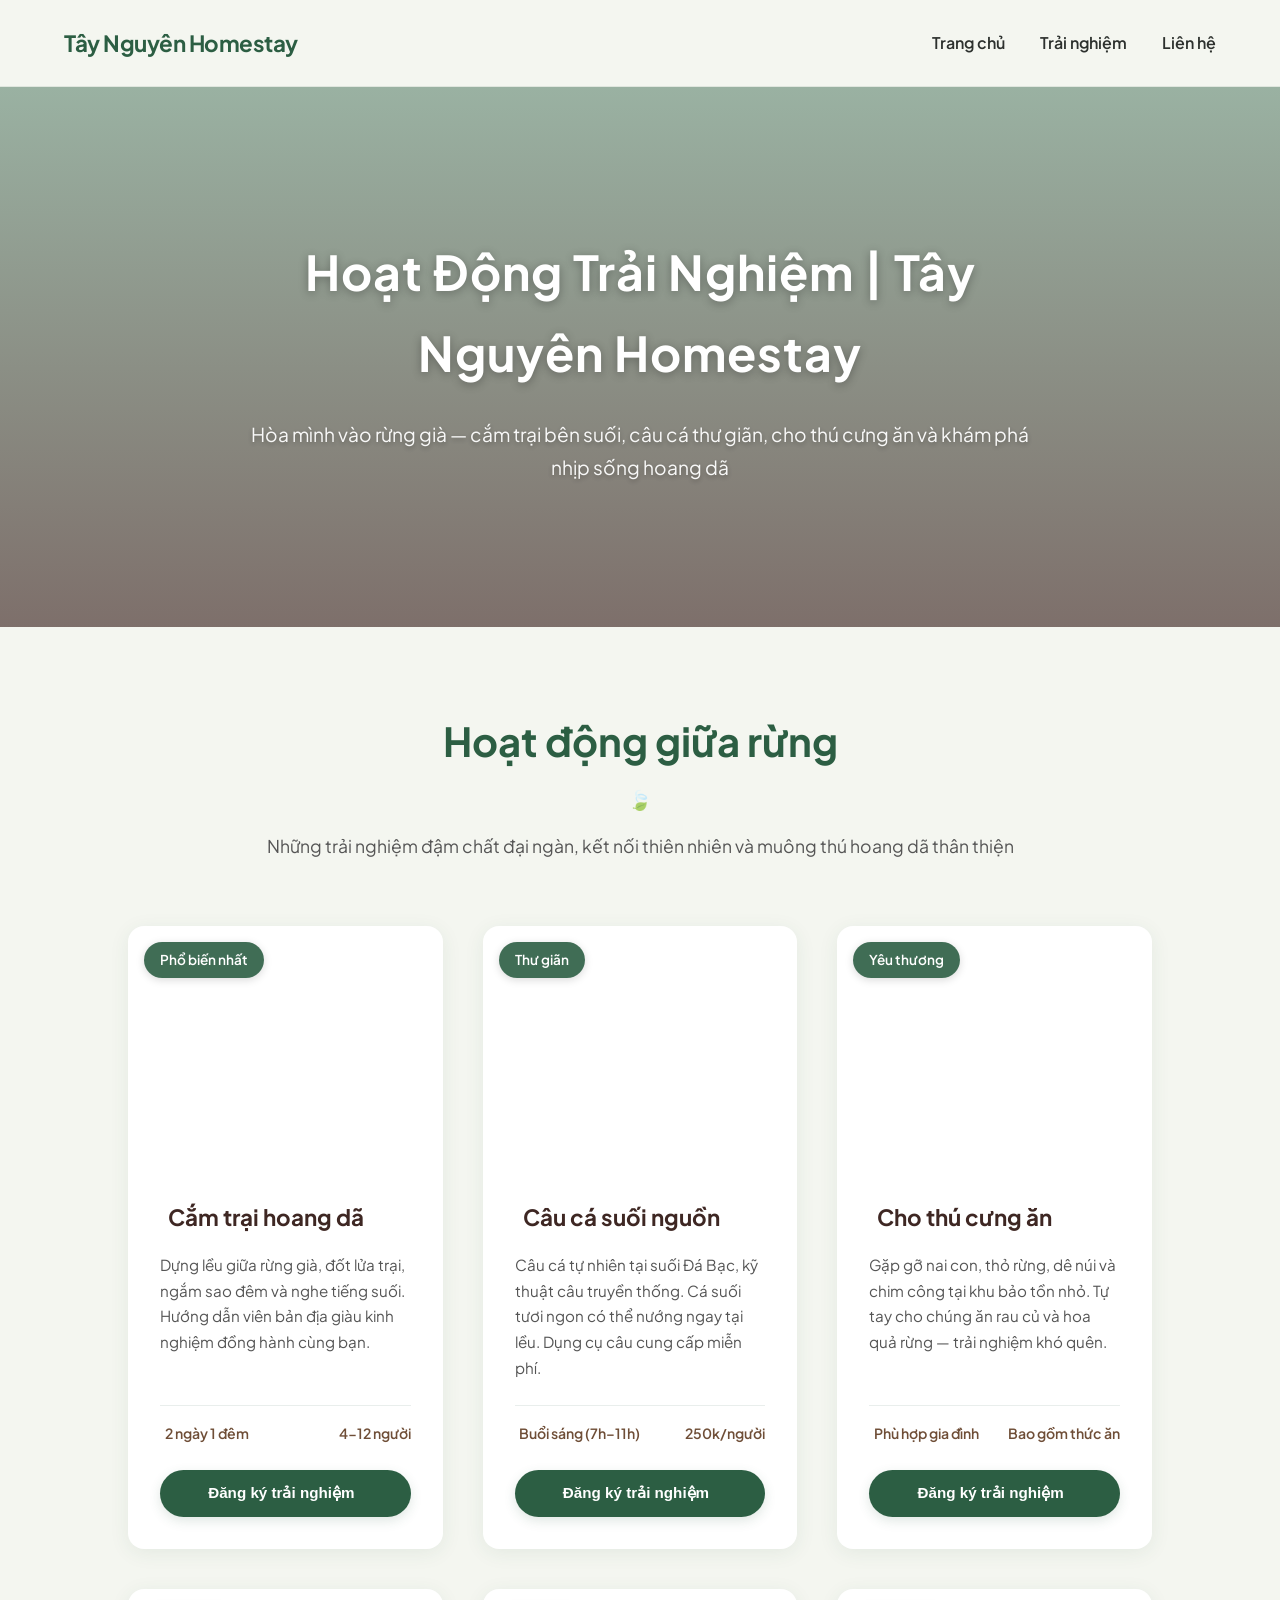
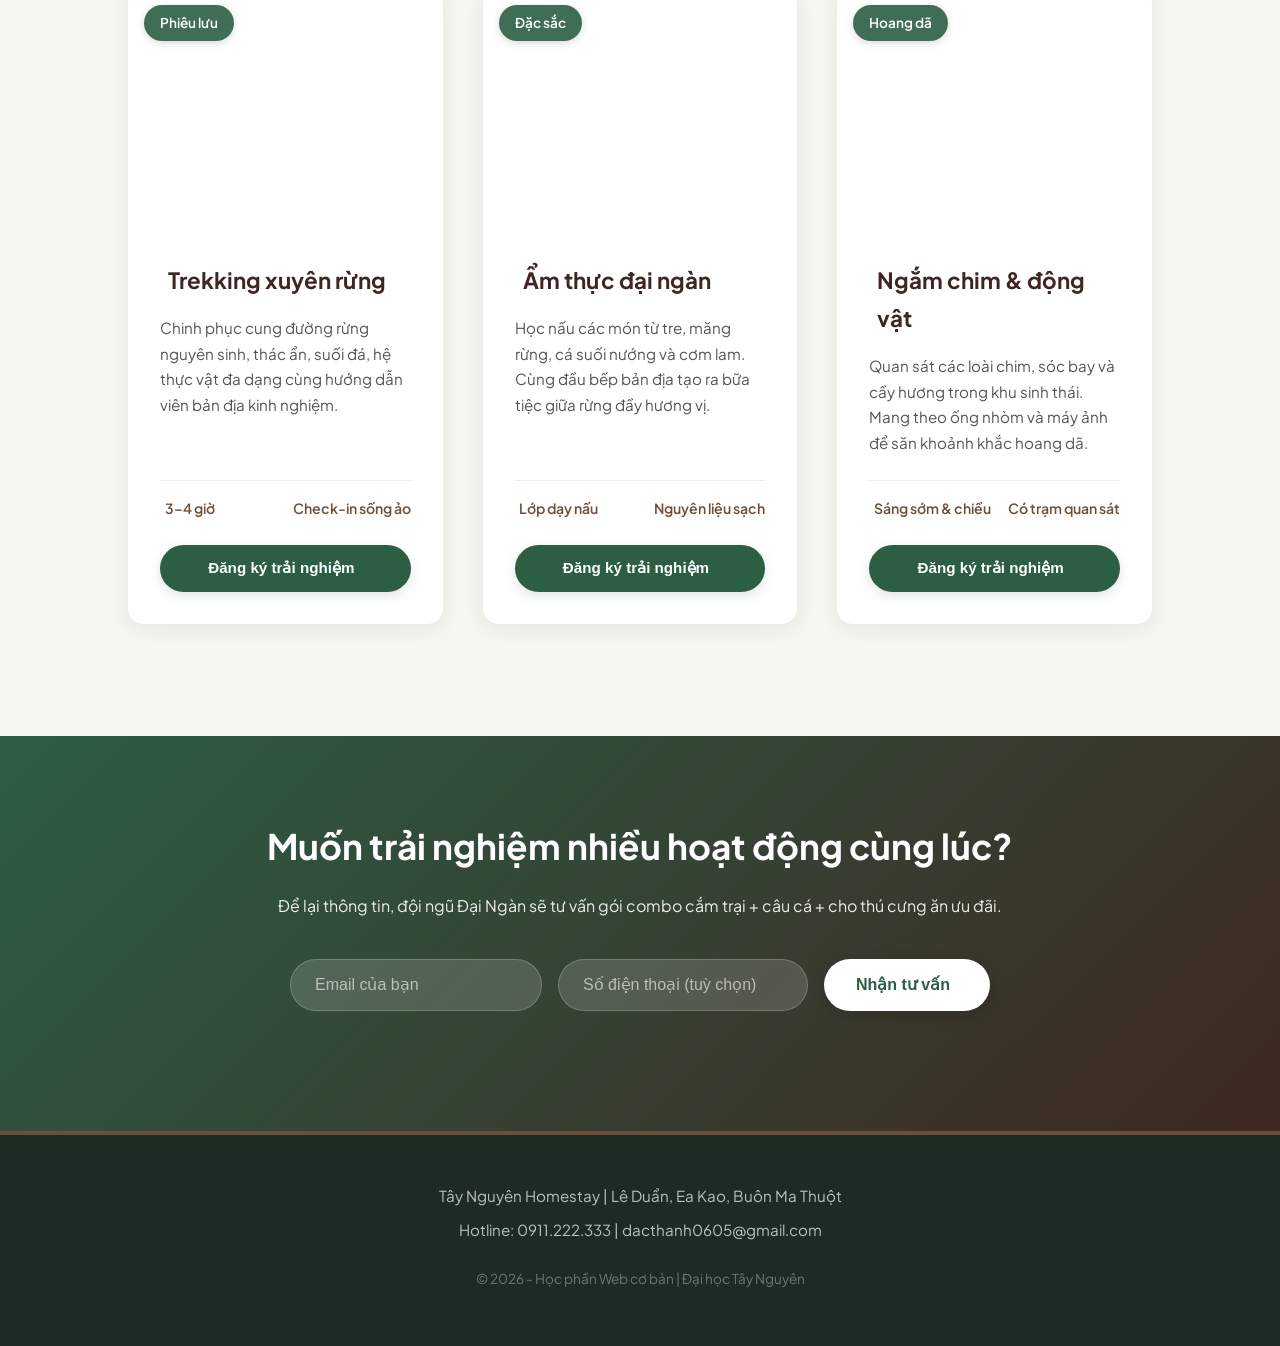
<file: act.html>
<!DOCTYPE html>
<html lang="vi">
<head>
  <meta charset="UTF-8">
  <meta name="viewport" content="width=device-width, initial-scale=1.0, user-scalable=yes">
  <title>Hoạt Động Trải Nghiệm | Tây Nguyên Homestay</title></head>
  <style>
    /* --- Google Fonts (Cảm giác tự nhiên, phóng khoáng) --- */
    @import url('https://fonts.googleapis.com/css2?family=Plus+Jakarta+Sans:wght@300;400;600;700&display=swap');
/* --- Biến màu sắc & Reset CSS --- */
:root {
  --primary-forest: #2C5E43;   /* Xanh lá đại ngàn */
  --primary-light: #4A7C59;    /* Xanh lá sáng nhạt */
  --earth-brown: #6F4E37;      /* Nâu vỏ cây/gỗ */
  --earth-dark: #3E2723;       /* Nâu đất đậm */
  --sand-bg: #F4F6F0;          /* Trắng kem/be dịu mát */
  --text-color: #2D312E;       /* Chữ xám đen tự nhiên */
  --white: #FFFFFF;
  --transition: all 0.3s cubic-bezier(0.25, 0.8, 0.25, 1);
  --shadow: 0 4px 20px rgba(44, 94, 67, 0.08);
}

* {
  margin: 0;
  padding: 0;
  box-sizing: border-box;
}

body {
  font-family: 'Plus Jakarta Sans', sans-serif;
  background-color: var(--sand-bg);
  color: var(--text-color);
  line-height: 1.7;
  overflow-x: hidden;
}

/* --- Thanh điều hướng (Navbar) --- */
.navbar {
  display: flex;
  justify-content: space-between;
  align-items: center;
  padding: 1.5rem 5%;
  background: rgba(244, 246, 240, 0.85);
  backdrop-filter: blur(10px);
  position: sticky;
  top: 0;
  z-index: 1000;
  border-bottom: 1px solid rgba(44, 94, 67, 0.1);
}

.navbar .logo {
  font-size: 1.4rem;
  font-weight: 700;
  color: var(--primary-forest);
  text-decoration: none;
  letter-spacing: -0.5px;
}

.nav-links a {
  text-decoration: none;
  color: var(--text-color);
  font-weight: 600;
  margin-left: 2rem;
  transition: var(--transition);
  position: relative;
}

.nav-links a:hover, .nav-links a:focus {
  color: var(--primary-forest);
}

.nav-links a::after {
  content: '';
  position: absolute;
  bottom: -4px;
  left: 0;
  width: 0;
  height: 2px;
  background-color: var(--earth-brown);
  transition: var(--transition);
}

.nav-links a:hover::after {
  width: 100%;
}

/* --- Khu vực Hero (Banner đại ngàn) --- */
.hero-forest {
  height: 60vh;
  min-height: 400px;
  background: linear-gradient(rgba(44, 94, 67, 0.45), rgba(62, 39, 35, 0.65)), 
              url('https://images.pexels.com/photos/1687845/pexels-photo-1687845.jpeg?auto=compress&cs=tinysrgb&w=1200') center/cover no-repeat fixed;
  display: flex;
  align-items: center;
  justify-content: center;
  text-align: center;
  color: var(--white);
  padding: 0 1rem;
}

.hero-content {
  max-width: 800px;
}

.hero-forest h1 {
  font-size: 3rem;
  font-weight: 700;
  margin-bottom: 1.5rem;
  text-shadow: 0 2px 10px rgba(0,0,0,0.3);
  letter-spacing: 1px;
}

.hero-forest p {
  font-size: 1.2rem;
  opacity: 0.95;
  text-shadow: 0 2px 5px rgba(0,0,0,0.3);
}

/* --- Khu vực hoạt động trải nghiệm --- */
.activities {
  padding: 5rem 10%;
}

.section-header {
  text-align: center;
  margin-bottom: 4rem;
}

.section-header h2 {
  font-size: 2.5rem;
  color: var(--primary-forest);
  margin-bottom: 1rem;
  position: relative;
}

.section-header h2::after {
  content: '🍃';
  display: block;
  font-size: 1.2rem;
  margin-top: 0.5rem;
  opacity: 0.7;
}

.section-header p {
  color: #555;
  font-size: 1.1rem;
}

/* --- Grid danh sách hoạt động --- */
.activity-grid {
  display: grid;
  grid-template-columns: repeat(3, 1fr);
  gap: 2.5rem;
}

.activity-card {
  background: var(--white);
  border-radius: 16px;
  overflow: hidden;
  box-shadow: var(--shadow);
  transition: var(--transition);
  display: flex;
  flex-direction: column;
}

.activity-card:hover {
  transform: translateY(-8px);
  box-shadow: 0 12px 30px rgba(44, 94, 67, 0.12);
}

.card-img {
  height: 240px;
  background-size: cover;
  background-position: center;
  position: relative;
  transition: var(--transition);
}

.activity-card:hover .card-img {
  transform: scale(1.02);
}

.badge {
  position: absolute;
  top: 1rem;
  left: 1rem;
  background-color: rgba(44, 94, 67, 0.9);
  color: var(--white);
  padding: 0.4rem 1rem;
  border-radius: 50px;
  font-size: 0.85rem;
  font-weight: 600;
  backdrop-filter: blur(4px);
  box-shadow: 0 2px 8px rgba(0,0,0,0.15);
}

.card-content {
  padding: 2rem;
  display: flex;
  flex-direction: column;
  flex-grow: 1;
}

.card-content h3 {
  color: var(--earth-dark);
  font-size: 1.4rem;
  margin-bottom: 1rem;
  display: flex;
  align-items: center;
  gap: 0.5rem;
}

.card-content h3 i {
  color: var(--primary-light);
}

.card-content p {
  color: #555;
  font-size: 0.95rem;
  margin-bottom: 1.5rem;
  flex-grow: 1;
}

.info-row {
  display: flex;
  justify-content: space-between;
  border-top: 1px solid rgba(44, 94, 67, 0.1);
  padding-top: 1rem;
  margin-bottom: 1.5rem;
  font-size: 0.88rem;
  color: var(--earth-brown);
  font-weight: 600;
}

.info-row i {
  margin-right: 0.3rem;
  color: var(--primary-light);
}

/* --- Nút Đăng Ký --- */
.btn-forest {
  background-color: var(--primary-forest);
  color: var(--white);
  border: none;
  padding: 0.9rem 1.5rem;
  font-size: 0.95rem;
  font-weight: 600;
  border-radius: 50px;
  cursor: pointer;
  transition: var(--transition);
  display: flex;
  align-items: center;
  justify-content: center;
  gap: 0.5rem;
  width: 100%;
  box-shadow: 0 4px 12px rgba(44, 94, 67, 0.15);
}

.btn-forest:hover {
  background-color: var(--earth-brown);
  transform: translateY(-2px);
  box-shadow: 0 6px 18px rgba(111, 78, 55, 0.3);
}

/* --- Khối Kêu Gọi Nhận Tư Vấn (Callout Form) --- */
.callout {
  background: linear-gradient(135deg, var(--primary-forest), var(--earth-dark));
  color: var(--white);
  text-align: center;
  padding: 5rem 2rem;
  margin-top: 2rem;
}

.callout h3 {
  font-size: 2.2rem;
  margin-bottom: 1rem;
}

.callout p {
  margin-bottom: 2.5rem;
  opacity: 0.9;
}

.contact-form {
  display: flex;
  justify-content: center;
  gap: 1rem;
  max-width: 700px;
  margin: 0 auto;
}

.contact-form input {
  padding: 1rem 1.5rem;
  border: 1px solid rgba(255,255,255,0.2);
  border-radius: 50px;
  font-size: 1rem;
  outline: none;
  transition: var(--transition);
}

.contact-form input[type="email"] {
  flex: 2;
  background: rgba(255, 255, 255, 0.15);
  color: var(--white);
}

.contact-form input[type="text"] {
  flex: 1;
  background: rgba(255, 255, 255, 0.15);
  color: var(--white);
}

.contact-form input::placeholder {
  color: rgba(255, 255, 255, 0.6);
}

.contact-form input:focus {
  background: var(--white);
  color: var(--text-color);
}

#consultBtn {
  background-color: var(--white);
  color: var(--primary-forest);
  border: none;
  padding: 1rem 2rem;
  font-size: 1rem;
  font-weight: 600;
  border-radius: 50px;
  cursor: pointer;
  transition: var(--transition);
  display: flex;
  align-items: center;
  gap: 0.5rem;
  box-shadow: 0 4px 15px rgba(0,0,0,0.15);
}

#consultBtn:hover {
  background-color: var(--sand-bg);
  transform: translateY(-2px);
}

#formFeedback {
  margin-top: 1rem;
  font-size: 0.95rem;
  font-weight: 600;
}

/* --- Chân trang (Footer) --- */
footer {
  background-color: #1E2B22;
  color: rgba(255, 255, 255, 0.7);
  text-align: center;
  padding: 3rem 1rem;
  font-size: 0.95rem;
  border-top: 4px solid var(--earth-brown);
}

footer p {
  margin-bottom: 0.5rem;
}

footer p:last-child {
  margin-top: 1.5rem;
  font-size: 0.85rem;
  opacity: 0.5;
}

/* --- Hệ thống Responsive --- */
@media (max-width: 1200px) {
  .activity-grid {
    grid-template-columns: repeat(2, 1fr);
    gap: 2rem;
  }
}

@media (max-width: 992px) {
  section.activities {
    padding: 4rem 5%;
  }
  .contact-form {
    flex-direction: column;
    max-width: 450px;
    border-radius: 0;
  }
  .contact-form input {
    width: 100%;
  }
  #consultBtn {
    justify-content: center;
  }
}

@media (max-width: 768px) {
  .navbar {
    flex-direction: column;
    gap: 1rem;
    padding: 1rem;
  }
  .nav-links a {
    margin: 0 0.8rem;
  }
  .hero-forest h1 {
    font-size: 2.2rem;
  }
  .hero-forest p {
    font-size: 1rem;
  }
  .section-header h2 {
    font-size: 2rem;
  }
  .activity-grid {
    grid-template-columns: 1fr;
    gap: 2rem;
  }
}
  </style>
<body>

<nav class="navbar">
  <a href="index.html" class="logo">Tây Nguyên Homestay</a>
  <div class="nav-links">
    <a href="index.html">Trang chủ</a>
    <a href="act.html">Trải nghiệm</a>
    <a href="contact.html">Liên hệ</a>
  </div>
</nav>

<section class="hero-forest">
  <div class="hero-content">
    <h1>Hoạt Động Trải Nghiệm | Tây Nguyên Homestay</h1>
    <p>Hòa mình vào rừng già — cắm trại bên suối, câu cá thư giãn, cho thú cưng ăn và khám phá nhịp sống hoang dã</p>
  </div>
</section>

<section class="activities">
  <div class="section-header">
    <h2>Hoạt động giữa rừng</h2>
    <p>Những trải nghiệm đậm chất đại ngàn, kết nối thiên nhiên và muông thú hoang dã thân thiện</p>
  </div>
  <div class="activity-grid">

    <div class="activity-card">
      <div class="card-img" style="background-image: url('https://images.pexels.com/photos/1687845/pexels-photo-1687845.jpeg?auto=compress&cs=tinysrgb&w=600');">
        <div class="badge"><i class="fas fa-fire"></i> Phổ biến nhất</div>
      </div>
      <div class="card-content">
        <h3><i class="fas fa-campground"></i> Cắm trại hoang dã</h3>
        <p>Dựng lều giữa rừng già, đốt lửa trại, ngắm sao đêm và nghe tiếng suối. Hướng dẫn viên bản địa giàu kinh nghiệm đồng hành cùng bạn.</p>
        <div class="info-row">
          <span><i class="far fa-clock"></i> 2 ngày 1 đêm</span>
          <span><i class="fas fa-users"></i> 4-12 người</span>
        </div>
        <button class="btn-forest" onclick="redirectToContact('Hoạt động cắm trại, câu cá', 'Chào Đại Ngàn, mình muốn đăng ký trải nghiệm Cắm trại hoang dã cho nhóm.')">Đăng ký trải nghiệm <i class="fas fa-arrow-right"></i></button>
      </div>
    </div>

    <div class="activity-card">
      <div class="card-img" style="background-image: url('https://www.hanoizoo.com/wp-content/uploads/2025/12/cach-cau-ca-suoi-9de86a.webp');">
        <div class="badge"><i class="fas fa-fish"></i> Thư giãn</div>
      </div>
      <div class="card-content">
        <h3><i class="fas fa-water"></i> Câu cá suối nguồn</h3>
        <p>Câu cá tự nhiên tại suối Đá Bạc, kỹ thuật câu truyền thống. Cá suối tươi ngon có thể nướng ngay tại lều. Dụng cụ câu cung cấp miễn phí.</p>
        <div class="info-row">
          <span><i class="fas fa-stopwatch"></i> Buổi sáng (7h–11h)</span>
          <span><i class="fas fa-tag"></i> 250k/người</span>
        </div>
        <button class="btn-forest" onclick="redirectToContact('Hoạt động cắm trại, câu cá', 'Chào Đại Ngàn, mình muốn đăng ký trải nghiệm Câu cá suối nguồn vào cuối tuần.')">Đăng ký trải nghiệm <i class="fas fa-arrow-right"></i></button>
      </div>
    </div>

    <div class="activity-card">
      <div class="card-img" style="background-image: url('https://file.hstatic.net/200000159621/article/6.16_2a5ddb30a93848b495a51e07ea2e231a_1024x1024.jpg');">
        <div class="badge"><i class="fas fa-paw"></i> Yêu thương</div>
      </div>
      <div class="card-content">
        <h3><i class="fas fa-heart"></i> Cho thú cưng ăn</h3>
        <p>Gặp gỡ nai con, thỏ rừng, dê núi và chim công tại khu bảo tồn nhỏ. Tự tay cho chúng ăn rau củ và hoa quả rừng — trải nghiệm khó quên.</p>
        <div class="info-row">
          <span><i class="fas fa-child"></i> Phù hợp gia đình</span>
          <span><i class="fas fa-apple-alt"></i> Bao gồm thức ăn</span>
        </div>
        <button class="btn-forest" onclick="redirectToContact('Cho thú cưng ăn & thiên nhiên', 'Chào Đại Ngàn, mình muốn đặt lịch trải nghiệm Cho thú cưng ăn cho gia đình có bé nhỏ.')">Đăng ký trải nghiệm <i class="fas fa-arrow-right"></i></button>
      </div>
    </div>

    <div class="activity-card">
      <div class="card-img" style="background-image: url('https://campingsport.vn/wp-content/uploads/2025/02/Phan-biet-giua-trekking-va-hiking-camping-sport-1024x576.jpg');">
        <div class="badge"><i class="fas fa-hiking"></i> Phiêu lưu</div>
      </div>
      <div class="card-content">
        <h3><i class="fas fa-tree"></i> Trekking xuyên rừng</h3>
        <p>Chinh phục cung đường rừng nguyên sinh, thác ẩn, suối đá, hệ thực vật đa dạng cùng hướng dẫn viên bản địa kinh nghiệm.</p>
        <div class="info-row">
          <span><i class="fas fa-shoe-prints"></i> 3–4 giờ</span>
          <span><i class="fas fa-camera"></i> Check-in sống ảo</span>
        </div>
        <button class="btn-forest" onclick="redirectToContact('Hoạt động cắm trại, câu cá', 'Chào Đại Ngàn, tư vấn giúp mình cung đường Trekking xuyên rừng 8km nhé.')">Đăng ký trải nghiệm <i class="fas fa-arrow-right"></i></button>
      </div>
    </div>

    <div class="activity-card">
      <div class="card-img" style="background-image: url('https://tl.cdnchinhphu.vn/344445545208135680/2025/3/24/anh-2-at-1742802826100702445035.jpg');">
        <div class="badge"><i class="fas fa-utensils"></i> Đặc sắc</div>
      </div>
      <div class="card-content">
        <h3><i class="fas fa-mountain"></i> Ẩm thực đại ngàn</h3>
        <p>Học nấu các món từ tre, măng rừng, cá suối nướng và cơm lam. Cùng đầu bếp bản địa tạo ra bữa tiệc giữa rừng đầy hương vị.</p>
        <div class="info-row">
          <span><i class="fas fa-mortar-board"></i> Lớp dạy nấu</span>
          <span><i class="fas fa-leaf"></i> Nguyên liệu sạch</span>
        </div>
        <button class="btn-forest" onclick="redirectToContact('Đặt phòng homestay', 'Chào Đại Ngàn, mình quan tâm đến lớp học Ẩm thực đại ngàn và nấu ăn bản địa.')">Đăng ký trải nghiệm <i class="fas fa-arrow-right"></i></button>
      </div>
    </div>

    <div class="activity-card">
      <div class="card-img" style="background-image: url('https://cdn2.tuoitre.vn/thumb_w/480/2019/6/3/son-tra-2019p038-1559536140517246128003-15595490906332133798494.png');">
        <div class="badge"><i class="fas fa-binoculars"></i> Hoang dã</div>
      </div>
      <div class="card-content">
        <h3><i class="fas fa-dove"></i> Ngắm chim & động vật</h3>
        <p>Quan sát các loài chim, sóc bay và cầy hương trong khu sinh thái. Mang theo ống nhòm và máy ảnh để săn khoảnh khắc hoang dã.</p>
        <div class="info-row">
          <span><i class="fas fa-sun"></i> Sáng sớm & chiều</span>
          <span><i class="fas fa-map-marked-alt"></i> Có trạm quan sát</span>
        </div>
        <button class="btn-forest" onclick="redirectToContact('Hoạt động cắm trại, câu cá', 'Chào Đại Ngàn, mình muốn đăng ký tour Ngắm chim & động vật hoang dã ban sớm.')">Đăng ký trải nghiệm <i class="fas fa-arrow-right"></i></button>
      </div>
    </div>

  </div>
</section>

<div class="callout">
  <h3>Muốn trải nghiệm nhiều hoạt động cùng lúc?</h3>
  <p>Để lại thông tin, đội ngũ Đại Ngàn sẽ tư vấn gói combo cắm trại + câu cá + cho thú cưng ăn ưu đãi.</p>
  <div class="contact-form">
    <input type="email" id="contactEmail" placeholder="Email của bạn">
    <input type="text" id="contactPhone" placeholder="Số điện thoại (tuỳ chọn)">
    <button id="consultBtn">Nhận tư vấn <i class="fas fa-paper-plane"></i></button>
  </div>
  <p id="formFeedback"></p>
</div>

<footer>
  <p>Tây Nguyên Homestay | Lê Duẩn, Ea Kao, Buôn Ma Thuột</p>
  <p>Hotline: 0911.222.333 | dacthanh0605@gmail.com</p>
  <p>© 2026 - Học phần Web cơ bản | Đại học Tây Nguyên</p>
</footer>

</body>
</html>
</file>
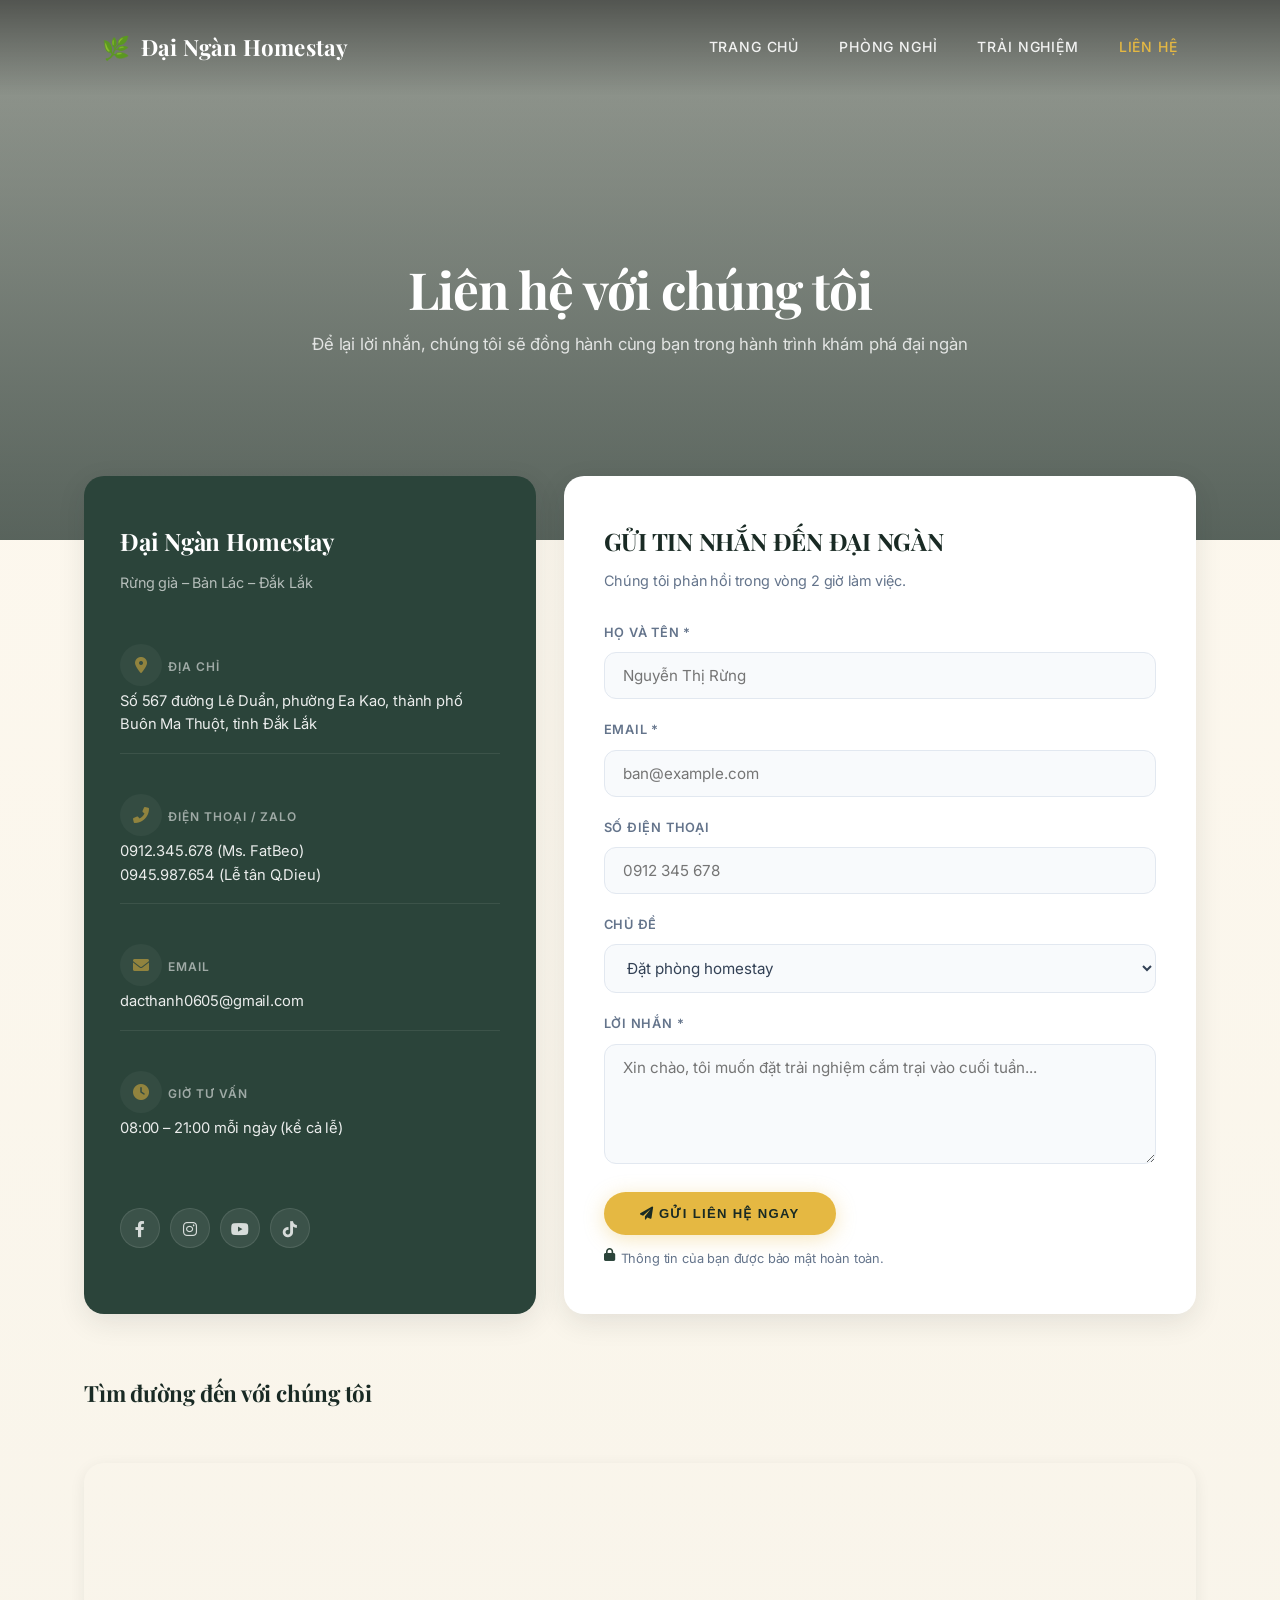
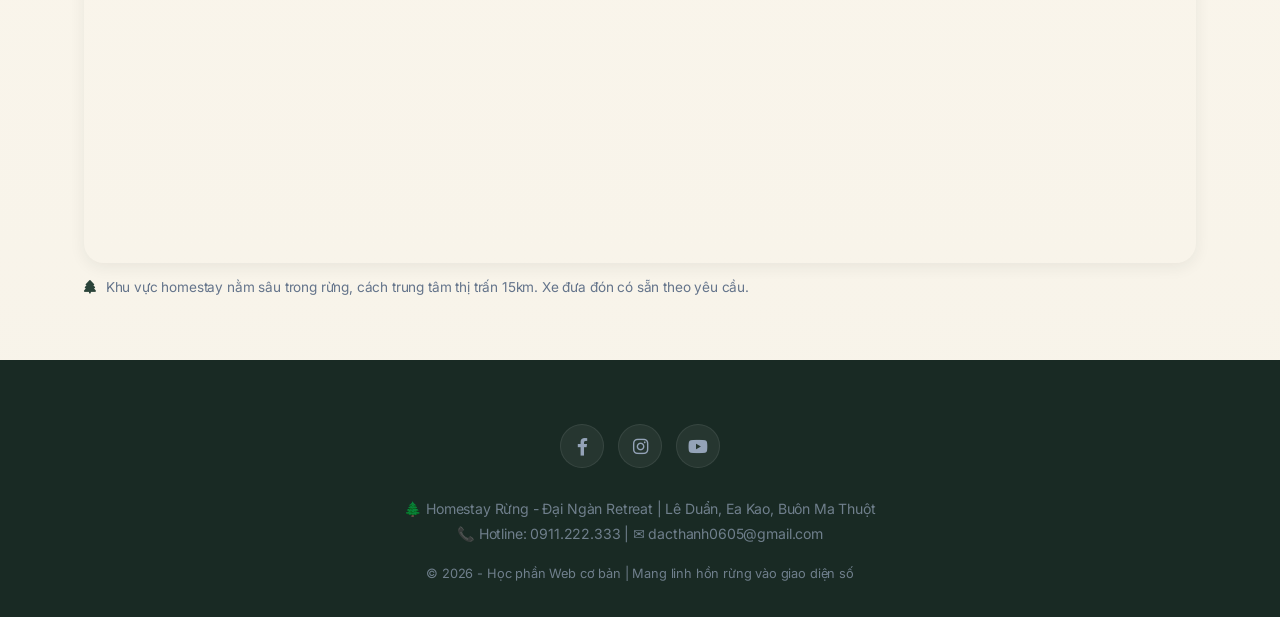
<file: contact.html>
<!DOCTYPE html>
<html lang="vi">
<head>
  <meta charset="UTF-8">
  <meta name="viewport" content="width=device-width, initial-scale=1.0, user-scalable=yes">
  <title>Liên hệ | Đại Ngàn Homestay</title>
  <link href="https://fonts.googleapis.com/css2?family=Inter:opsz,wght@14..32,300;400;500;600;700&family=Playfair+Display:wght@400;500;600;700;800&display=swap" rel="stylesheet">
  <link rel="stylesheet" href="https://cdnjs.cloudflare.com/ajax/libs/font-awesome/6.0.0-beta3/css/all.min.css">
  <link rel="stylesheet" href="style.css">
  <style>
    /* --- Bổ sung riêng cho contact.html --- */
    .contact-info h3 {
      font-family: var(--font-serif);
      font-size: 1.5rem;
      color: white;
      margin-bottom: 8px;
    }
    .contact-info > p {
      opacity: 0.65;
      font-size: 0.9rem;
      margin-bottom: 32px;
    }
    .info-detail { display: flex; flex-direction: column; gap: 0; }
    .info-item {
      padding: 16px 0;
      border-bottom: 1px solid rgba(255,255,255,0.08);
    }
    .info-item:last-child { border-bottom: none; }
    .info-item h4 {
      font-size: 0.75rem;
      letter-spacing: 0.08em;
      text-transform: uppercase;
      opacity: 0.55;
      margin-bottom: 4px;
      font-weight: 600;
    }
    .info-item p {
      font-size: 0.92rem;
      opacity: 0.9;
      line-height: 1.6;
      margin: 0;
    }
    .social-links {
      display: flex;
      gap: 10px;
      margin-top: 28px;
    }
    .social-links a {
      width: 40px;
      height: 40px;
      line-height: 40px;
      text-align: center;
      border-radius: 50%;
      background: rgba(255,255,255,0.08);
      color: rgba(255,255,255,0.8);
      text-decoration: none;
      font-size: 1rem;
      border: 1px solid rgba(255,255,255,0.1);
      transition: var(--transition);
    }
    .social-links a:hover {
      background: var(--amber-gold);
      color: var(--forest-dark);
      border-color: var(--amber-gold);
      transform: translateY(-2px);
    }
    .contact-wrapper .contact-form h3 {
      font-family: var(--font-serif);
      font-size: 1.5rem;
      color: var(--forest-dark);
      margin-bottom: 6px;
    }
    .contact-wrapper .contact-form > p {
      color: var(--text-light);
      font-size: 0.9rem;
      margin-bottom: 28px;
    }
    .note {
      font-size: 0.8rem;
      color: var(--text-light);
      margin-top: 12px;
      display: flex;
      align-items: flex-start;
      gap: 6px;
    }
    .note i { color: var(--primary-green); margin-top: 2px; }
    .map-wrapper {
      max-width: 1160px;
      margin: 0 auto 60px;
      padding: 0 24px;
    }
    .map-wrapper h3 {
      font-family: var(--font-serif);
      font-size: 1.4rem;
      color: var(--forest-dark);
      margin-bottom: 16px;
    }
    .map-note {
      margin-top: 12px;
      font-size: 0.85rem;
      color: var(--text-light);
    }
    .map-note i { color: var(--primary-green); margin-right: 6px; }
    #submitSuccess {
      display: none;
      background: #ecfdf5;
      border: 1px solid #86efac;
      color: #166534;
      padding: 14px 20px;
      border-radius: 10px;
      font-size: 0.92rem;
      margin-top: 16px;
      line-height: 1.5;
    }
  </style>
</head>
<body>

<nav class="navbar">
  <a href="index.html" class="logo"><span>🌿</span> Đại Ngàn Homestay</a>
  <div class="nav-links">
    <a href="index.html">Trang chủ</a>
    <a href="rooms.html">Phòng nghỉ</a>
    <a href="act.html">Trải nghiệm</a>
    <a href="contact.html">Liên hệ</a>
  </div>
</nav>

<section class="page-hero">
  <h1>Liên hệ với chúng tôi</h1>
  <p>Để lại lời nhắn, chúng tôi sẽ đồng hành cùng bạn trong hành trình khám phá đại ngàn</p>
</section>

<div class="contact-wrapper">

  <div class="contact-info">
    <h3>Đại Ngàn Homestay</h3>
    <p>Rừng già – Bản Lác – Đắk Lắk</p>
    <div class="info-detail">
      <div class="info-item">
        <div>
          <h4><i class="fas fa-map-marker-alt" style="margin-right:6px;color:var(--amber-gold)"></i>Địa chỉ</h4>
          <p>Số 567 đường Lê Duẩn, phường Ea Kao, thành phố Buôn Ma Thuột, tỉnh Đắk Lắk</p>
        </div>
      </div>
      <div class="info-item">
        <div>
          <h4><i class="fas fa-phone-alt" style="margin-right:6px;color:var(--amber-gold)"></i>Điện thoại / Zalo</h4>
          <p>0912.345.678 (Ms. FatBeo)</p>
          <p>0945.987.654 (Lễ tân Q.Dieu)</p>
        </div>
      </div>
      <div class="info-item">
        <div>
          <h4><i class="fas fa-envelope" style="margin-right:6px;color:var(--amber-gold)"></i>Email</h4>
          <p>dacthanh0605@gmail.com</p>
        </div>
      </div>
      <div class="info-item">
        <div>
          <h4><i class="fas fa-clock" style="margin-right:6px;color:var(--amber-gold)"></i>Giờ tư vấn</h4>
          <p>08:00 – 21:00 mỗi ngày (kể cả lễ)</p>
        </div>
      </div>
    </div>
    <div class="social-links">
      <a href="#" aria-label="Facebook"><i class="fab fa-facebook-f"></i></a>
      <a href="#" aria-label="Instagram"><i class="fab fa-instagram"></i></a>
      <a href="#" aria-label="Youtube"><i class="fab fa-youtube"></i></a>
      <a href="#" aria-label="TikTok"><i class="fab fa-tiktok"></i></a>
    </div>
  </div>

  <div class="contact-form">
    <h3>GỬI TIN NHẮN ĐẾN ĐẠI NGÀN</h3>
    <p>Chúng tôi phản hồi trong vòng 2 giờ làm việc.</p>
    
    <form id="contactForm" onsubmit="handleSubmit(event)">
      <div class="input-group">
        <label>Họ và tên *</label>
        <input type="text" id="fullname" name="fullname" placeholder="Nguyễn Thị Rừng" required>
      </div>
      <div class="input-group">
        <label>Email *</label>
        <input type="email" id="email" name="email" placeholder="ban@example.com" required>
      </div>
      <div class="input-group">
        <label>Số điện thoại</label>
        <input type="tel" id="phone" name="phone" placeholder="0912 345 678">
      </div>
      <div class="input-group">
        <label>Chủ đề</label>
        <select id="subject" name="subject">
          <option value="Đặt phòng homestay">Đặt phòng homestay</option>
          <option value="Hoạt động cắm trại, câu cá">Hoạt động cắm trại, câu cá</option>
          <option value="Cho thú cưng ăn & thiên nhiên">Cho thú cưng ăn & thiên nhiên</option>
          <option value="Hợp tác & sự kiện">Hợp tác & sự kiện</option>
          <option value="Góp ý dịch vụ">Góp ý dịch vụ</option>
        </select>
      </div>
      <div class="input-group">
        <label>Lời nhắn *</label>
        <textarea id="message" name="message" rows="4" placeholder="Xin chào, tôi muốn đặt trải nghiệm cắm trại vào cuối tuần..." required></textarea>
      </div>
      
      <button type="submit" class="btn-submit"><i class="fas fa-paper-plane"></i> Gửi liên hệ ngay</button>
      
      <div id="submitSuccess"></div>
      
      <p class="note"><i class="fas fa-lock"></i> Thông tin của bạn được bảo mật hoàn toàn.</p>
    </form>
  </div>

</div>

<div class="map-wrapper">
  <h3>Tìm đường đến với chúng tôi</h3>
  <div class="map-container">
    <iframe src="https://www.google.com/maps/embed?pb=!1m18!1m12!1m3!1d29793.98786289416!2d105.17622641864226!3d20.810307243072077!2m3!1f0!2f0!3f0!3m2!1i1024!2i768!4f13.1!3m3!1m2!1s0x31345cf2b9f20f6f%3A0x8cb9f51ed9e9035d!2zSMOyYSwgVmnhu4d0IE5hbQ!5e0!3m2!1svi!2s!4v1712157893123!5m2!1svi!2s" allowfullscreen="" loading="lazy"></iframe>
  </div>
  <p class="map-note"><i class="fas fa-tree"></i> Khu vực homestay nằm sâu trong rừng, cách trung tâm thị trấn 15km. Xe đưa đón có sẵn theo yêu cầu.</p>
</div>

<footer>
  <div class="social">
    <i class="fab fa-facebook-f"></i>
    <i class="fab fa-instagram"></i>
    <i class="fab fa-youtube"></i>
  </div>
  <p style="margin-top: 1rem;">🌲 Homestay Rừng - Đại Ngàn Retreat | Lê Duẩn, Ea Kao, Buôn Ma Thuột</p>
  <p>📞 Hotline: 0911.222.333 | ✉️ dacthanh0605@gmail.com</p>
  <p style="margin-top: 1rem; font-size: 0.8rem;">© 2026 - Học phần Web cơ bản | Mang linh hồn rừng vào giao diện số</p>
</footer>

<script src="script.js"></script>
<script>
  // TỰ ĐỘNG ĐỌC DỮ LIỆU TỪ URL ĐỂ ĐIỀN VÀO FORM KHI CHUYỂN TRANG
  window.addEventListener('DOMContentLoaded', () => {
    const urlParams = new URLSearchParams(window.location.search);
    const subjectParam = urlParams.get('subject');
    const messageParam = urlParams.get('message');
    
    if (subjectParam) {
      const subjectSelect = document.getElementById('subject');
      for (let option of subjectSelect.options) {
        if (option.value.includes(subjectParam) || subjectParam.includes(option.value)) {
          option.selected = true;
          break;
        }
      }
    }
    if (messageParam) {
      document.getElementById('message').value = messageParam;
    }
  });

  // HÀM XỬ LÝ SUBMIT GỬI DỮ LIỆU NGẦM BẰNG FETCH API (ĐƯỜNG DẪN TƯƠNG ĐỐI)
  function handleSubmit(e) {
  e.preventDefault(); 
  
  const form = e.target;
  const button = form.querySelector('button[type=submit]');
  const formData = new FormData(form);
  
  button.disabled = true;
  button.innerHTML = '<i class="fas fa-spinner fa-spin"></i> Đang gửi dữ liệu...';
  
  fetch('process-contact.php', {
    method: 'POST',
    body: formData
  })
  // Thay vì ép kiểu .json() ngay, ta lấy văn bản thô (.text()) để phòng lỗi cú pháp PHP
  .then(response => {
    if (!response.ok) {
      throw new Error('Máy chủ phản hồi lỗi HTTP: ' + response.status);
    }
    return response.text(); 
  })
  .then(text => {
    // Thử phân tích chuỗi văn bản thô thành đối tượng JSON
    try {
      const data = JSON.parse(text);
      
      if (data.status === 'success') {
        form.reset();
        alert("🎉 Cảm ơn bạn! Thông tin liên hệ đã được gửi đến ban quản trị.");
      } else {
        alert("⚠️ Thất bại:\n" + data.message);
      }
    } catch (jsonError) {
      // Nếu không phải JSON, nghĩa là file PHP đang xuất lỗi hệ thống (Cơ sở dữ liệu, cú pháp...)
      alert("❌ Lỗi hệ thống từ file PHP!\n\nNội dung lỗi chi tiết:\n" + text.replace(/<[^>]*>/g, ''));
    }
    
    // Trả lại trạng thái cho nút bấm
    button.disabled = false;
    button.innerHTML = '<i class="fas fa-paper-plane"></i> Gửi liên hệ ngay';
  })
  .catch(error => {
    // Lỗi kết nối mạng, sai đường dẫn file hoặc chết Apache
    alert("🚨 Không thể kết nối tới máy chủ:\n" + error.message);
    button.disabled = false;
    button.innerHTML = '<i class="fas fa-paper-plane"></i> Gửi liên hệ ngay';
  });
}
</script>
</body>
</html>
</file>
<file: style.css>
/* =====================================================
   STYLE NÂNG CẤP - KHÁCH SẠN ĐẠI NGÀN
   Phiên bản: Professional Edition
===================================================== */

/* ----- 1. CORE VARIABLES & RESET ----- */
:root {
  --primary-green: #2b443a;
  --light-green: #3d5e51;
  --amber-gold: #e5b842;
  --amber-hover: #cd9f30;
  --accent-gold: var(--amber-gold);
  --forest-dark: #192a24;
  --wood-beige: #f9f6f0;
  --text-main: #334155;
  --text-light: #64748b;

  --font-serif: 'Playfair Display', 'Cormorant Garamond', serif;
  --font-sans: 'Inter', 'Plus Jakarta Sans', system-ui, sans-serif;

  --transition: all 0.3s cubic-bezier(0.22, 1, 0.36, 1);
  --shadow-sm: 0 4px 16px rgba(25, 42, 36, 0.07);
  --shadow-md: 0 8px 28px rgba(25, 42, 36, 0.10);
  --shadow-lg: 0 20px 48px rgba(25, 42, 36, 0.14);
  --radius: 16px;
}

* {
  margin: 0;
  padding: 0;
  box-sizing: border-box;
}

body {
  font-family: var(--font-sans);
  color: var(--text-main);
  background: linear-gradient(180deg, #fef9ef 0%, #f7f3e9 100%);
  line-height: 1.75;
  letter-spacing: -0.01em;
  overflow-x: hidden;
}

.container {
  max-width: 1200px;
  margin: 0 auto;
  padding: 6rem 2rem;
}

/* ----- 2. TYPOGRAPHY ----- */
h1, .hero-content h1 {
  font-size: clamp(2.5rem, 4vw, 4rem);
  line-height: 1.12;
  font-family: var(--font-serif);
  font-weight: 700;
  letter-spacing: -0.02em;
}

h2, .section-title {
  font-size: clamp(1.8rem, 3vw, 2.5rem);
  font-family: var(--font-serif);
  color: var(--forest-dark);
  letter-spacing: -0.02em;
}

h3 {
  font-size: 1.25rem;
  font-family: var(--font-serif);
  letter-spacing: -0.01em;
}

p {
  font-size: 1rem;
  line-height: 1.8;
}

/* ----- 3. NAVBAR & HEADER ----- */
.navbar, .header {
  position: fixed;
  top: 0;
  left: 0;
  width: 100%;
  display: flex;
  justify-content: space-between;
  align-items: center;
  padding: 28px 8%;
  z-index: 1000;
  background: linear-gradient(to bottom, rgba(0,0,0,0.45) 0%, transparent 100%);
  transition: background 0.4s ease, padding 0.3s ease, box-shadow 0.3s ease;
}

.navbar .logo, .header .logo {
  font-family: var(--font-serif);
  font-size: 1.4rem;
  font-weight: 700;
  color: #ffffff;
  display: flex;
  align-items: center;
  gap: 10px;
  text-decoration: none;
  letter-spacing: 0.01em;
}

.nav-links {
  display: flex;
  gap: 2.5rem;
  align-items: center;
}

.nav-links a {
  font-family: var(--font-sans);
  font-size: 0.875rem;
  font-weight: 500;
  color: rgba(255,255,255,0.9);
  text-decoration: none;
  position: relative;
  padding: 4px 0;
  letter-spacing: 0.06em;
  text-transform: uppercase;
  transition: var(--transition);
}

.nav-links a::after {
  content: '';
  position: absolute;
  bottom: -2px;
  left: 0;
  width: 0;
  height: 1.5px;
  background: var(--amber-gold);
  transition: width 0.35s cubic-bezier(0.22, 1, 0.36, 1);
}

.nav-links a:hover {
  color: var(--amber-gold);
}

.nav-links a:hover::after {
  width: 100%;
}

/* Navbar scrolled */
.navbar.scrolled,
.header.scrolled {
  position: fixed;
  background: rgba(20, 38, 31, 0.92);
  backdrop-filter: blur(20px);
  -webkit-backdrop-filter: blur(20px);
  border-bottom: 1px solid rgba(229, 184, 66, 0.15);
  padding: 18px 8%;
  box-shadow: 0 4px 30px rgba(0,0,0,0.15);
}



@media (max-width: 768px) {
  .navbar, .header {
    padding: 18px 5%;
    flex-wrap: wrap;
  }
  .nav-links {
    gap: 1.2rem;
    flex-wrap: wrap;
    justify-content: center;
    margin-top: 10px;
  }
  .nav-links a {
    font-size: 0.8rem;
  }
}

/* ----- 4. BUTTONS ----- */
.btn-forest, .btn-book, .btn-submit {
  display: inline-block;
  background: var(--amber-gold);
  color: var(--forest-dark);
  border: none;
  padding: 14px 36px;
  font-size: 0.82rem;
  font-weight: 700;
  letter-spacing: 0.1em;
  text-transform: uppercase;
  border-radius: 50px;
  cursor: pointer;
  transition: var(--transition);
  box-shadow: 0 4px 20px rgba(229, 184, 66, 0.35);
  position: relative;
  overflow: hidden;
  text-decoration: none;
}

.btn-forest::before, .btn-book::before, .btn-submit::before {
  content: '';
  position: absolute;
  inset: 0;
  background: linear-gradient(120deg, transparent, rgba(255,255,255,0.3), transparent);
  transform: translateX(-100%);
  transition: 0.65s ease;
}

.btn-forest:hover::before, .btn-book:hover::before, .btn-submit:hover::before {
  transform: translateX(100%);
}

.btn-forest:hover, .btn-book:hover, .btn-submit:hover {
  background: var(--amber-hover);
  transform: translateY(-2px);
  box-shadow: 0 8px 28px rgba(229, 184, 66, 0.45);
}

/* ----- 5. SECTION TITLE ----- */
.section-title {
  text-align: center;
  margin-bottom: 56px;
  position: relative;
  padding-bottom: 22px;
}

.section-title::after {
  content: '';
  display: block;
  width: 56px;
  height: 3px;
  background: linear-gradient(to right, var(--primary-green), var(--amber-gold));
  margin: 18px auto 0;
  border-radius: 2px;
}

.section-title p,
.section-title + p {
  color: var(--text-light);
  font-size: 1.05rem;
  margin-top: 12px;
}

/* ----- 6. HERO (TRANG CHỦ) ----- */
.hero {
  height: 100vh;
  min-height: 620px;
  background: linear-gradient(rgba(20, 38, 31, 0.4), rgba(20, 38, 31, 0.65)),
              url('https://images.pexels.com/photos/258154/pexels-photo-258154.jpeg?auto=compress&cs=tinysrgb&w=1600') no-repeat center center/cover;
  display: flex;
  align-items: center;
  justify-content: center;
  text-align: center;
  padding: 0 24px;
  position: relative;
}

.hero::after {
  content: '';
  position: absolute;
  bottom: 0;
  left: 0;
  right: 0;
  height: 80px;
  background: linear-gradient(to bottom, transparent, #fef9ef);
}

.hero-content {
  max-width: 760px;
  color: #ffffff;
  position: relative;
  z-index: 1;
}

.hero-content h1 {
  margin-bottom: 20px;
  text-shadow: 0 2px 20px rgba(0,0,0,0.3);
}

.hero-content p {
  font-size: 1.15rem;
  margin-bottom: 40px;
  opacity: 0.92;
  line-height: 1.7;
  text-shadow: 0 1px 6px rgba(0,0,0,0.2);
}

/* Scroll indicator */
.hero-scroll {
  position: absolute;
  bottom: 100px;
  left: 50%;
  transform: translateX(-50%);
  display: flex;
  flex-direction: column;
  align-items: center;
  gap: 8px;
  color: rgba(255,255,255,0.6);
  font-size: 0.75rem;
  letter-spacing: 0.1em;
  text-transform: uppercase;
  animation: bounceDown 2s ease infinite;
}

@keyframes bounceDown {
  0%, 100% { transform: translateX(-50%) translateY(0); }
  50% { transform: translateX(-50%) translateY(8px); }
}

/* ----- 7. INTRO SECTION ----- */
.intro-section {
  padding: 80px 6%;
  background: #ffffff;
  border-radius: 24px;
  margin: -50px 3% 0;
  box-shadow: var(--shadow-lg);
  position: relative;
  z-index: 2;
}

.intro-grid {
  display: grid;
  grid-template-columns: 1.2fr 1fr;
  gap: 70px;
  align-items: center;
}

@media (max-width: 992px) {
  .intro-grid { grid-template-columns: 1fr; gap: 40px; }
  .intro-section { margin: 20px 0 0; border-radius: 0; }
}

.intro-text h2 {
  font-size: clamp(1.8rem, 2.5vw, 2.4rem);
  margin-bottom: 20px;
}

.intro-text p {
  color: var(--text-light);
  margin-bottom: 14px;
}

.intro-highlight {
  display: grid;
  grid-template-columns: repeat(3, 1fr);
  gap: 16px;
  margin-top: 36px;
}

@media (max-width: 500px) {
  .intro-highlight { grid-template-columns: 1fr; }
}

.highlight-item {
  text-align: center;
  padding: 22px 12px;
  background: var(--wood-beige);
  border-radius: var(--radius);
  border-bottom: 2px solid transparent;
  background-image: linear-gradient(var(--wood-beige), var(--wood-beige)),
                    linear-gradient(to right, var(--primary-green), var(--amber-gold));
  background-origin: border-box;
  background-clip: padding-box, border-box;
  border: 2px solid transparent;
  transition: var(--transition);
  cursor: default;
}

.highlight-item:hover {
  transform: translateY(-5px);
  box-shadow: var(--shadow-md);
}

.highlight-item i {
  font-size: 1.6rem;
  color: var(--primary-green);
  margin-bottom: 10px;
  display: block;
}

.highlight-item h4 {
  font-family: var(--font-serif);
  font-size: 1rem;
  color: var(--forest-dark);
  margin-bottom: 4px;
}

.highlight-item p {
  font-size: 0.82rem;
  color: var(--text-light);
  line-height: 1.5;
}

.intro-img img {
  width: 100%;
  height: 520px;
  object-fit: cover;
  border-radius: 20px;
  box-shadow: var(--shadow-lg);
  transition: transform 0.5s ease;
}

.intro-img img:hover {
  transform: scale(1.02);
}

/* ----- 8. ROOMS SECTION ----- */
.rooms {
  padding: 100px 8%;
  background: var(--wood-beige);
}

.room-cards {
  display: grid;
  grid-template-columns: repeat(auto-fit, minmax(300px, 1fr));
  gap: 28px;
}

.room-item {
  background: #ffffff;
  border-radius: 20px;
  overflow: hidden;
  box-shadow: var(--shadow-sm);
  transition: all 0.45s cubic-bezier(0.22, 1, 0.36, 1);
  display: flex;
  flex-direction: column;
}

.room-item:hover {
  transform: translateY(-10px);
  box-shadow: var(--shadow-lg);
}

.room-img {
  height: 240px;
  background-size: cover;
  background-position: center;
  transition: transform 0.55s ease;
  overflow: hidden;
}

.room-item:hover .room-img {
  transform: scale(1.05);
}

.room-item h3 {
  padding: 22px 24px 8px;
  font-size: 1.15rem;
}

.room-item > p {
  padding: 0 24px 20px;
  color: var(--text-light);
  font-size: 0.92rem;
  flex: 1;
}

.price-badge {
  background: var(--primary-green);
  color: #ffffff;
  padding: 14px 24px;
  font-weight: 600;
  font-size: 0.9rem;
  letter-spacing: 0.03em;
  display: flex;
  align-items: center;
  justify-content: space-between;
}


/* ----- 9. FOREST QUOTE ----- */
.forest-quote {
  padding: 90px 12%;
  background: #ffffff;
  text-align: center;
  font-family: var(--font-serif);
  font-size: clamp(1.2rem, 2vw, 1.55rem);
  font-style: italic;
  color: var(--primary-green);
  border-top: 1px solid rgba(43,68,58,0.08);
  border-bottom: 1px solid rgba(43,68,58,0.08);
  position: relative;
  line-height: 1.7;
}

.forest-quote::before {
  content: '\201C';
  font-size: 10rem;
  color: var(--amber-gold);
  opacity: 0.12;
  position: absolute;
  top: 10px;
  left: 8%;
  line-height: 1;
  font-family: Georgia, serif;
  pointer-events: none;
}

/* ----- 10. CONTACT CTA ----- */
.contact-cta {
  padding: 90px 8%;
  background: linear-gradient(135deg, var(--primary-green) 0%, var(--forest-dark) 100%);
  color: #ffffff;
  text-align: center;
}

.contact-cta h3 {
  font-family: var(--font-serif);
  font-size: 2rem;
  margin-bottom: 16px;
  font-weight: 600;
}

.contact-cta p {
  opacity: 0.8;
  margin-bottom: 36px;
  font-size: 1.05rem;
  max-width: 560px;
  margin-left: auto;
  margin-right: auto;
}

/* ----- 11. TRANG PHÒNG (rooms.html) ----- */
.page-header {
  background: linear-gradient(rgba(25, 42, 36, 0.5), rgba(25, 42, 36, 0.75)),
              url('https://images.pexels.com/photos/1229042/pexels-photo-1229042.jpeg?auto=compress&cs=tinysrgb&w=1200') no-repeat center center/cover;
  padding: 160px 20px 100px;
  min-height: 55vh;
  display: flex;
  flex-direction: column;
  align-items: center;
  justify-content: center;
  text-align: center;
  color: #ffffff;
}

.page-header h1 {
  margin-bottom: 12px;
}

.page-header p {
  opacity: 0.8;
  font-size: 1.1rem;
}

.rooms-detail-grid {
  display: grid;
  grid-template-columns: repeat(auto-fit, minmax(480px, 1fr));
  gap: 32px;
  margin-bottom: 60px;
}

@media (max-width: 600px) {
  .rooms-detail-grid { grid-template-columns: 1fr; }
}

.room-detail-card {
  background: #ffffff;
  border-radius: 20px;
  padding: 28px;
  box-shadow: var(--shadow-sm);
  transition: var(--transition);
  border: 1px solid rgba(43,68,58,0.06);
}

.room-detail-card:hover {
  transform: translateY(-5px);
  box-shadow: var(--shadow-md);
}

.room-detail-img {
  width: 100%;
  height: 280px;
  border-radius: 12px;
  overflow: hidden;
  margin-bottom: 22px;
}

.room-detail-img img {
  width: 100%;
  height: 100%;
  object-fit: cover;
  transition: transform 0.45s ease;
}

.room-detail-card:hover .room-detail-img img {
  transform: scale(1.04);
}

/* Table */
.comparison-section {
  margin: 80px 0;
}

.table-responsive {
  overflow-x: auto;
  border-radius: 16px;
  box-shadow: var(--shadow-sm);
}

table {
  width: 100%;
  border-collapse: collapse;
  background: #ffffff;
  border-radius: 16px;
  overflow: hidden;
}

th, td {
  padding: 16px 22px;
  text-align: left;
  font-size: 0.95rem;
}

thead {
  background: var(--primary-green);
  color: #ffffff;
}

thead th {
  font-weight: 600;
  letter-spacing: 0.04em;
  font-size: 0.85rem;
  text-transform: uppercase;
}

tbody tr {
  border-bottom: 1px solid #f1f5f9;
  transition: background 0.2s ease;
}

tbody tr:last-child { border-bottom: none; }

tbody tr:hover {
  background: var(--wood-beige);
}

.quick-booking {
  background: #ffffff;
  padding: 44px;
  border-radius: 20px;
  text-align: center;
  border: 1px solid rgba(43,68,58,0.08);
  box-shadow: var(--shadow-sm);
  position: relative;
  overflow: hidden;
}

.quick-booking::before {
  content: '';
  position: absolute;
  top: 0;
  left: 0;
  right: 0;
  height: 4px;
  background: linear-gradient(to right, var(--primary-green), var(--amber-gold));
}

/* ----- 12. TRANG HOẠT ĐỘNG (act.html) ----- */
.hero-forest {
  height: 70vh;
  min-height: 480px;
  background: linear-gradient(rgba(25, 42, 36, 0.45), rgba(25, 42, 36, 0.7)),
              url('https://images.pexels.com/photos/1687845/pexels-photo-1687845.jpeg?auto=compress&cs=tinysrgb&w=1920') no-repeat center center/cover;
  display: flex;
  align-items: center;
  justify-content: center;
  text-align: center;
  padding: 80px 24px 0;
}

.hero-forest h1 {
  font-size: clamp(2rem, 4vw, 3.2rem);
  color: #ffffff;
  margin-bottom: 12px;
}

.hero-forest p {
  color: rgba(255,255,255,0.8);
  font-size: 1.1rem;
}

.activity-grid {
  display: grid;
  grid-template-columns: repeat(auto-fit, minmax(340px, 1fr));
  gap: 28px;
}

.activity-card {
  background: #ffffff;
  border-radius: 20px;
  overflow: hidden;
  box-shadow: var(--shadow-sm);
  transition: all 0.45s cubic-bezier(0.22, 1, 0.36, 1);
  border: 1px solid rgba(43,68,58,0.05);
}

.activity-card:hover {
  transform: translateY(-8px);
  box-shadow: var(--shadow-lg);
}

.card-img {
  height: 250px;
  background-size: cover;
  background-position: center;
  position: relative;
  transition: transform 0.5s ease;
  overflow: hidden;
}

.activity-card:hover .card-img {
  transform: scale(1.04);
}

.badge {
  position: absolute;
  top: 16px;
  left: 16px;
  background: var(--primary-green);
  color: white;
  padding: 6px 16px;
  border-radius: 30px;
  font-size: 0.78rem;
  font-weight: 600;
  letter-spacing: 0.05em;
  text-transform: uppercase;
}

.card-content {
  padding: 22px 24px;
}

.btn-activity {
  width: 100%;
  background: var(--wood-beige);
  border: 1.5px solid rgba(61, 94, 81, 0.18);
  padding: 13px;
  border-radius: 10px;
  font-weight: 600;
  font-size: 0.85rem;
  letter-spacing: 0.05em;
  text-transform: uppercase;
  cursor: pointer;
  transition: var(--transition);
  margin-top: 16px;
  color: var(--forest-dark);
}

.activity-card:hover .btn-activity {
  background: var(--amber-gold);
  color: var(--forest-dark);
  border-color: var(--amber-gold);
}

.callout {
  padding: 90px 8%;
  background: linear-gradient(135deg, var(--primary-green) 0%, var(--forest-dark) 100%);
  color: white;
  text-align: center;
}

.callout h2 {
  color: white;
  margin-bottom: 12px;
}

.callout p {
  opacity: 0.8;
  margin-bottom: 36px;
}

.callout .contact-form {
  display: flex;
  justify-content: center;
  gap: 12px;
  max-width: 640px;
  margin: 0 auto;
}

@media (max-width: 600px) {
  .callout .contact-form { flex-direction: column; }
}

.callout .contact-form input {
  flex: 1;
  padding: 14px 22px;
  border-radius: 50px;
  background: rgba(255,255,255,0.1);
  border: 1px solid rgba(255,255,255,0.2);
  color: white;
  font-size: 0.95rem;
  transition: var(--transition);
}

.callout .contact-form input:focus {
  outline: none;
  background: rgba(255,255,255,0.15);
  border-color: var(--amber-gold);
}

.callout .contact-form input::placeholder {
  color: rgba(255,255,255,0.55);
}

/* ----- 13. TRANG LIÊN HỆ (contact.html) ----- */
.page-hero {
  height: 60vh;
  min-height: 420px;
  background: linear-gradient(rgba(25, 42, 36, 0.45), rgba(25, 42, 36, 0.72)),
              url('https://sgl.com.vn/wp-content/uploads/2023/02/kien-truc-homestay-1.png') no-repeat center center/cover;
  display: flex;
  flex-direction: column;
  align-items: center;
  justify-content: center;
  text-align: center;
  color: white;
  padding: 80px 24px 0;
}

.page-hero h1 { margin-bottom: 10px; }
.page-hero p { opacity: 0.8; font-size: 1.05rem; }

.contact-wrapper {
  max-width: 1160px;
  margin: -64px auto 60px;
  padding: 0 24px;
  display: grid;
  grid-template-columns: 1fr 1.4fr;
  gap: 28px;
  position: relative;
  z-index: 10;
}

@media (max-width: 768px) {
  .contact-wrapper { grid-template-columns: 1fr; margin-top: 20px; }
}

.contact-info {
  background: var(--primary-green);
  color: white;
  padding: 44px 36px;
  border-radius: 20px;
  box-shadow: var(--shadow-md);
}

.contact-info h3 {
  color: white;
  margin-bottom: 8px;
}

.contact-info > p {
  opacity: 0.7;
  margin-bottom: 36px;
  font-size: 0.92rem;
}

.info-item {
  display: flex;
  gap: 18px;
  margin-bottom: 24px;
  align-items: flex-start;
}

.info-item i {
  font-size: 1rem;
  color: var(--amber-gold);
  background: rgba(255,255,255,0.08);
  width: 42px;
  height: 42px;
  line-height: 42px;
  text-align: center;
  border-radius: 50%;
  flex-shrink: 0;
}

.info-item div strong {
  display: block;
  font-size: 0.8rem;
  letter-spacing: 0.06em;
  text-transform: uppercase;
  opacity: 0.65;
  margin-bottom: 4px;
}

.contact-wrapper .contact-form {
  background: white;
  padding: 44px 40px;
  border-radius: 20px;
  box-shadow: var(--shadow-md);
}

.contact-wrapper .contact-form h3 {
  margin-bottom: 28px;
}

.input-group {
  margin-bottom: 20px;
}

.input-group label {
  display: block;
  font-size: 0.8rem;
  font-weight: 600;
  letter-spacing: 0.06em;
  text-transform: uppercase;
  color: var(--text-light);
  margin-bottom: 8px;
}

.input-group input,
.input-group select,
.input-group textarea {
  width: 100%;
  padding: 13px 18px;
  border: 1.5px solid #e2e8f0;
  background: #f8fafc;
  border-radius: 12px;
  font-family: var(--font-sans);
  font-size: 0.95rem;
  color: var(--text-main);
  transition: var(--transition);
}

.input-group input:focus,
.input-group textarea:focus,
.input-group select:focus {
  border-color: var(--primary-green);
  box-shadow: 0 0 0 4px rgba(43, 68, 58, 0.08);
  outline: none;
  background: white;
}

.input-group textarea {
  resize: vertical;
  min-height: 120px;
}

.map-container {
  width: 100%;
  height: 400px;
  border-radius: 20px;
  overflow: hidden;
  margin-top: 50px;
  box-shadow: var(--shadow-sm);
}

.map-container iframe {
  width: 100%;
  height: 100%;
  border: 0;
}

/* ----- 14. FOOTER ----- */
footer {
  background: var(--forest-dark);
  color: #94a3b8;
  padding: 64px 8% 32px;
  text-align: center;
}

footer .logo-footer {
  font-family: var(--font-serif);
  font-size: 1.6rem;
  color: white;
  margin-bottom: 20px;
  display: block;
}

footer .social {
  display: flex;
  justify-content: center;
  gap: 14px;
  margin-bottom: 28px;
}

footer .social i {
  font-size: 1.1rem;
  width: 44px;
  height: 44px;
  line-height: 44px;
  background: rgba(255,255,255,0.06);
  border-radius: 50%;
  transition: var(--transition);
  cursor: pointer;
  border: 1px solid rgba(255,255,255,0.08);
}

footer .social i:hover {
  background: var(--amber-gold);
  color: var(--forest-dark);
  transform: translateY(-3px);
  border-color: var(--amber-gold);
}

footer hr {
  border: none;
  border-top: 1px solid rgba(255,255,255,0.08);
  margin: 24px 0;
}

footer p {
  font-size: 0.88rem;
  line-height: 1.8;
  opacity: 0.7;
}

/* ----- 15. SCROLL ANIMATION ----- */
.fade-up {
  opacity: 0;
  transform: translateY(32px);
  transition: opacity 0.75s ease, transform 0.75s cubic-bezier(0.22, 1, 0.36, 1);
}

.fade-up.visible {
  opacity: 1;
  transform: translateY(0);
}

/* Stagger delays */
.fade-up:nth-child(2) { transition-delay: 0.1s; }
.fade-up:nth-child(3) { transition-delay: 0.2s; }
.fade-up:nth-child(4) { transition-delay: 0.3s; }

/* ----- 16. SCROLLBAR ----- */
::-webkit-scrollbar { width: 8px; }
::-webkit-scrollbar-track { background: #e2e8f0; }
::-webkit-scrollbar-thumb {
  background: linear-gradient(var(--primary-green), var(--amber-gold));
  border-radius: 20px;
}

/* ----- 17. SELECTION COLOR ----- */
::selection {
  background: var(--amber-gold);
  color: var(--forest-dark);
}
/* Chuẩn hóa nút bấm phong cách Đại Ngàn */
.btn-forest {
  display: inline-flex;
  align-items: center;
  justify-content: center;
  gap: 8px;
  width: 100%; /* Chiếm hết chiều ngang của thẻ card cho cân đối */
  background-color: var(--amber-gold);
  color: var(--forest-dark);
  border: none;
  padding: 12px 24px;
  font-family: var(--font-sans);
  font-size: 0.9rem;
  font-weight: 700;
  text-transform: uppercase; /* Viết hoa giống ảnh của bạn */
  letter-spacing: 0.05em;
  border-radius: 50px;       /* Bo tròn viên thuốc sang trọng */
  cursor: pointer;
  transition: all 0.3s ease;
  box-shadow: 0 4px 15px rgba(229, 184, 66, 0.2);
}

/* Hiệu ứng di chuột (Hover) đồng điệu */
.btn-forest:hover {
  background-color: var(--amber-hover);
  transform: translateY(-2px); /* Nhấc nhẹ nút lên khi di chuột */
  box-shadow: 0 6px 20px rgba(229, 184, 66, 0.35);
}
</file>
